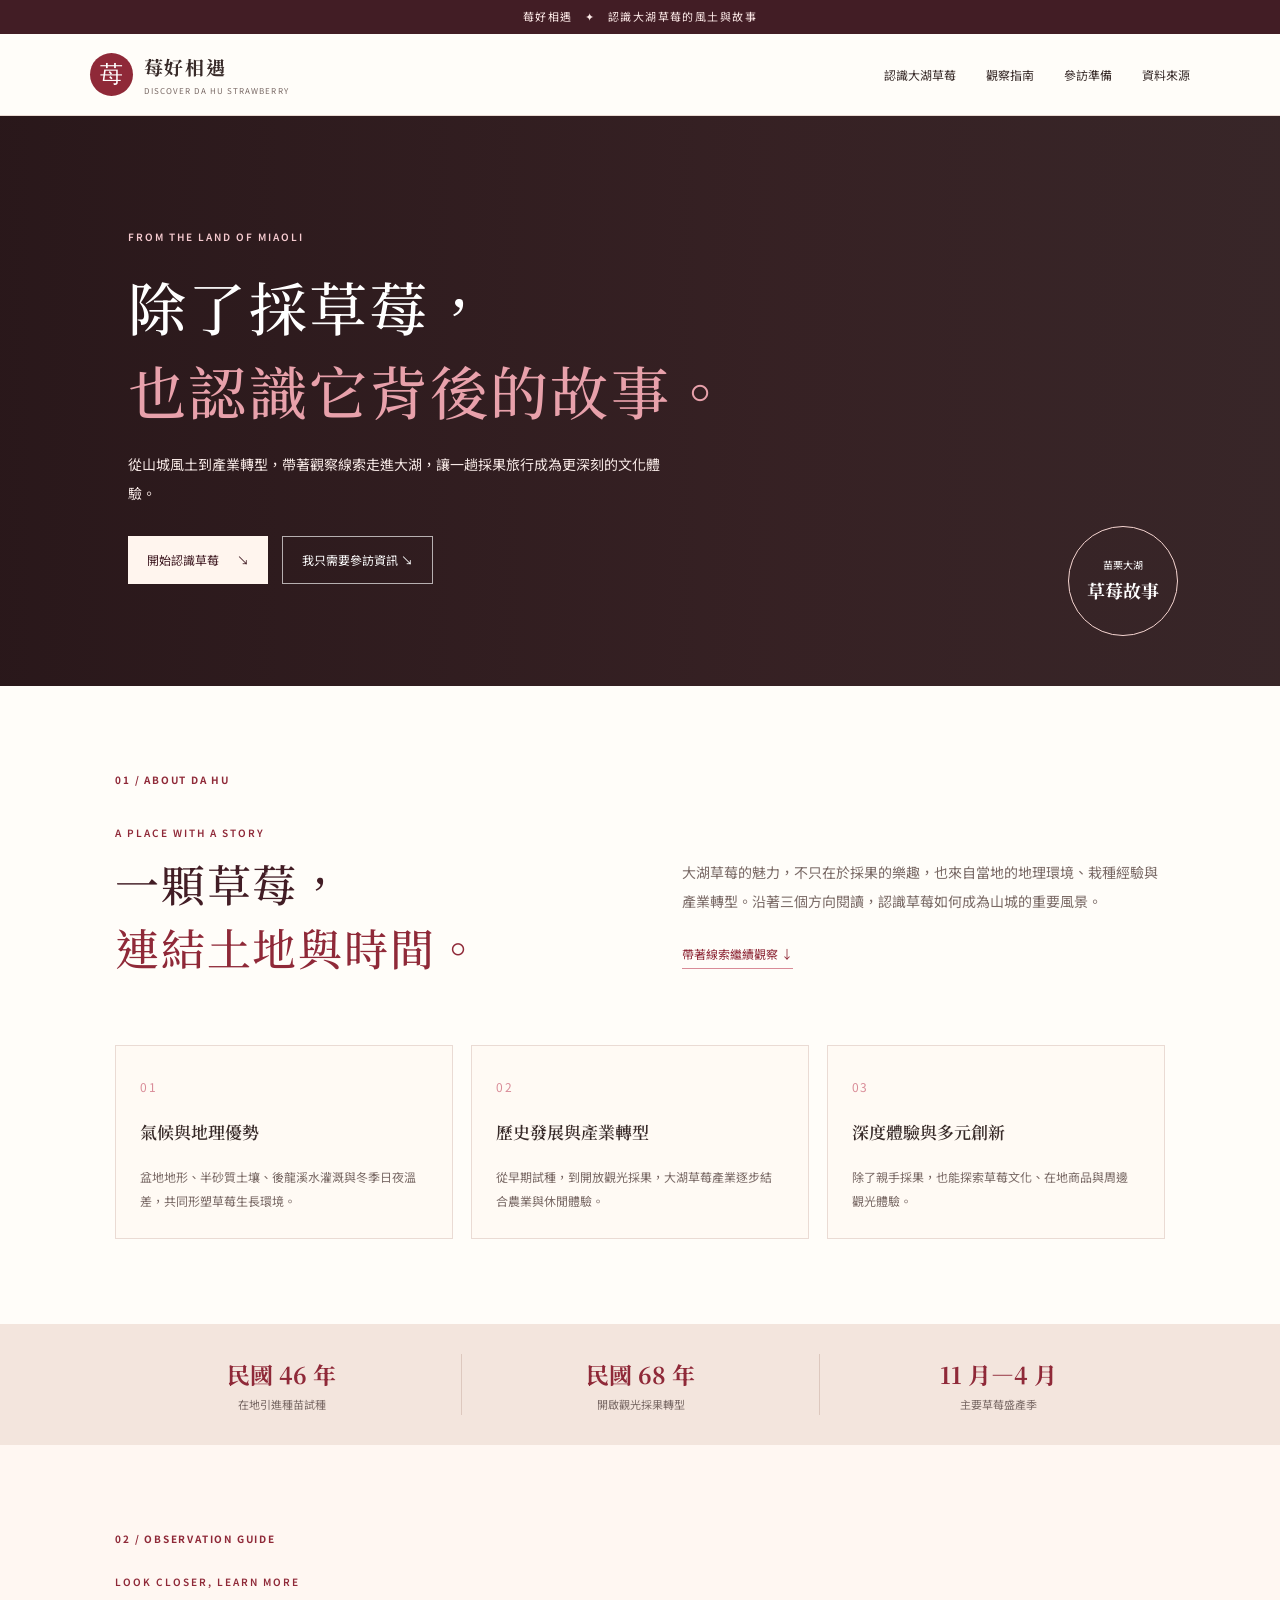
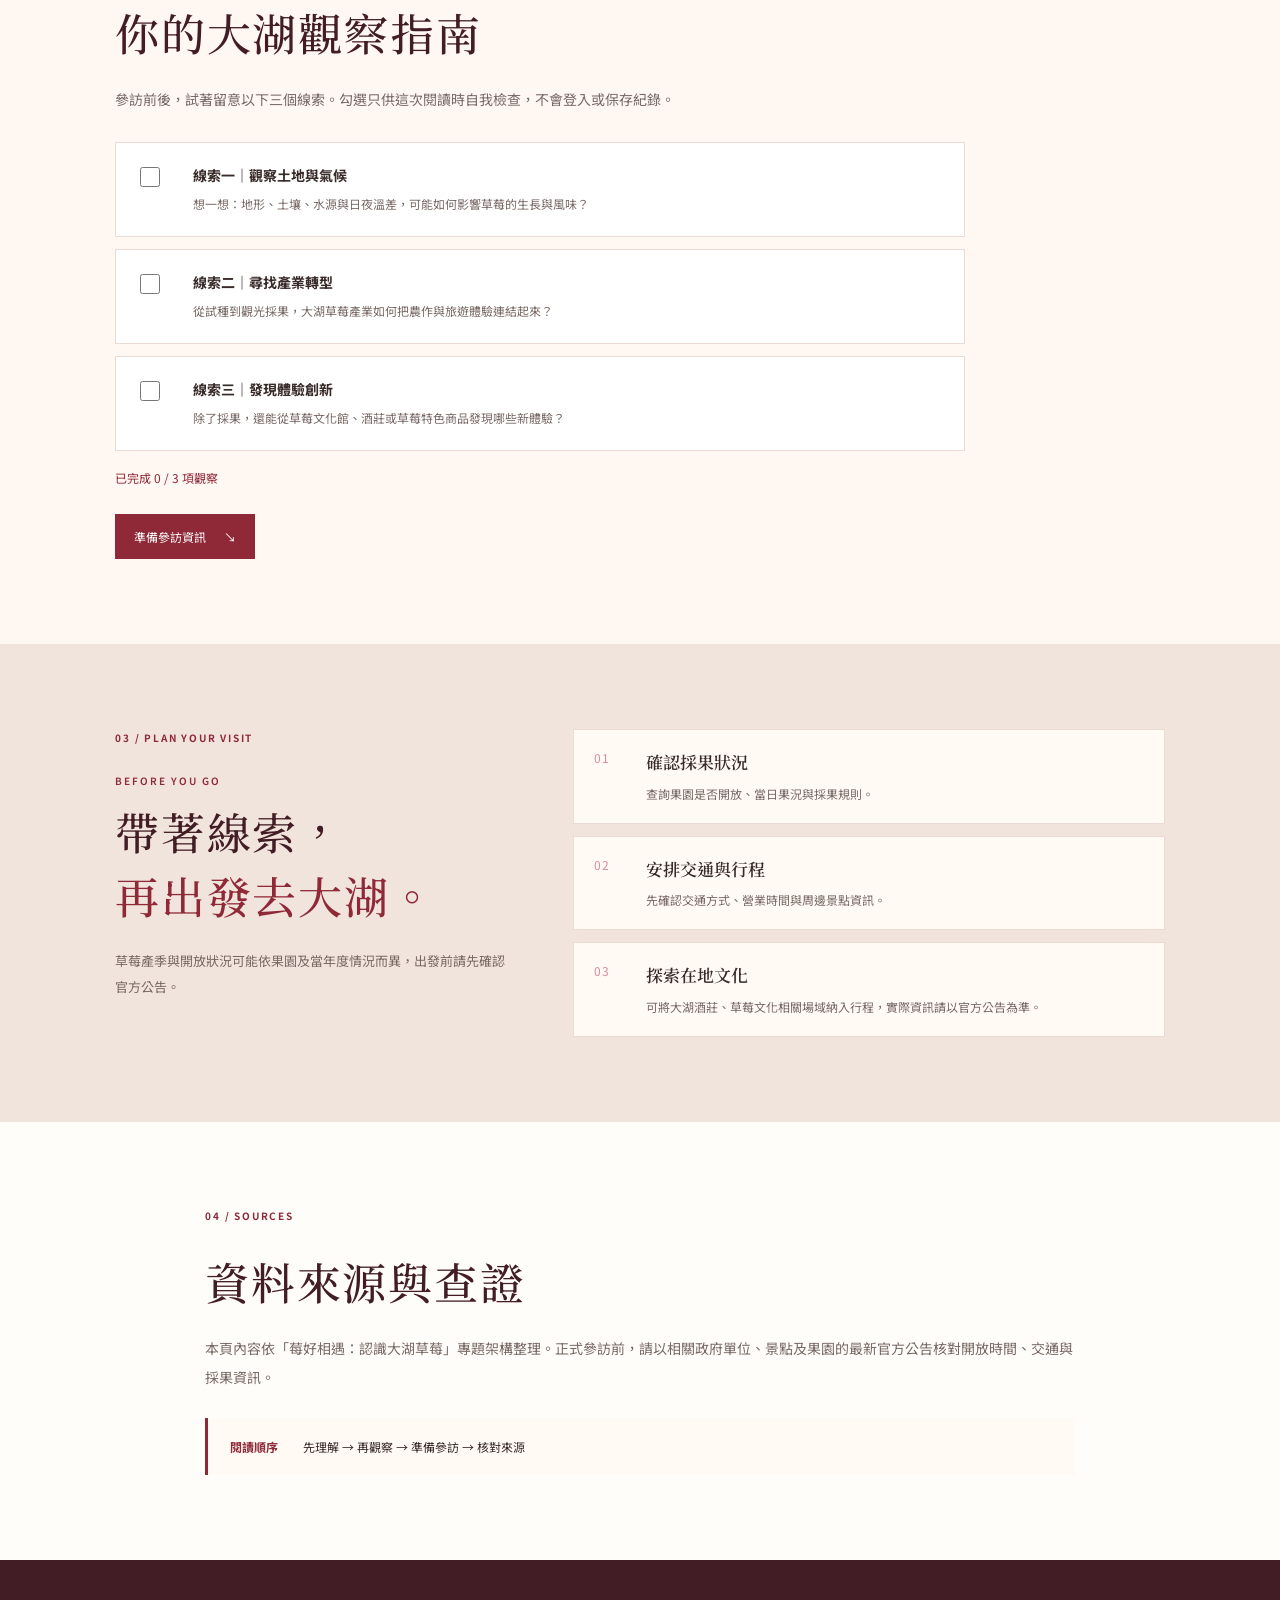
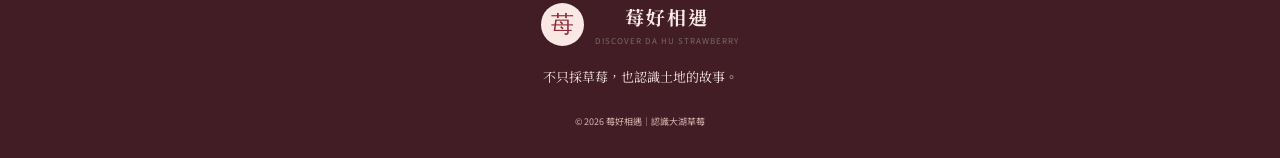
<file: website/index.html>
<!DOCTYPE html>
<html lang="zh-Hant">
<head>
<meta charset="UTF-8">
<meta name="viewport" content="width=device-width, initial-scale=1">
<meta name="description" content="莓好相遇：認識苗栗大湖草莓的氣候地理、產業歷史與深度體驗。">
<title>莓好相遇｜認識大湖草莓</title>
<link rel="stylesheet" href="styles.css">
</head>
<body>
<a class="skip-link" href="#main">跳至主要內容</a>
<div class="topline">莓好相遇　✦　認識大湖草莓的風土與故事</div>
<header class="header" id="home">
  <a class="brand" href="#home" aria-label="莓好相遇首頁"><span class="mark">苺</span><span><strong>莓好相遇</strong><small>DISCOVER DA HU STRAWBERRY</small></span></a>
  <button class="menu" id="menuToggle" aria-expanded="false" aria-controls="mainNav">☰ <span class="sr-only">開啟導覽選單</span></button>
  <nav id="mainNav" aria-label="主要導覽">
    <a href="#about">認識大湖草莓</a><a href="#observe">觀察指南</a><a href="#visit">參訪準備</a><a href="#sources">資料來源</a>
  </nav>
</header>
<main id="main">
<section class="hero">
  <div class="hero-bg" role="img" aria-label="草莓與自然田園的景象"></div><div class="hero-overlay"></div>
  <div class="hero-content"><p class="eyebrow">FROM THE LAND OF MIAOLI</p><h1>除了採草莓，<br><em>也認識它背後的故事。</em></h1>
  <p class="lead">從山城風土到產業轉型，帶著觀察線索走進大湖，讓一趟採果旅行成為更深刻的文化體驗。</p>
  <div class="actions"><a class="button primary" href="#about">開始認識草莓 <span>↘</span></a><a class="button ghost" href="#visit">我只需要參訪資訊 ↘</a></div></div>
  <div class="hero-badge">苗栗大湖<br><b>草莓故事</b></div>
</section>
<section class="section intro" id="about">
  <div class="label">01 / ABOUT DA HU</div><div class="two-col"><div><p class="eyebrow">A PLACE WITH A STORY</p><h2>一顆草莓，<br><em>連結土地與時間。</em></h2></div><div><p>大湖草莓的魅力，不只在於採果的樂趣，也來自當地的地理環境、栽種經驗與產業轉型。沿著三個方向閱讀，認識草莓如何成為山城的重要風景。</p><a class="inline-link" href="#observe">帶著線索繼續觀察 ↓</a></div></div>
  <div class="feature-grid">
    <article><span>01</span><h3>氣候與地理優勢</h3><p>盆地地形、半砂質土壤、後龍溪水灌溉與冬季日夜溫差，共同形塑草莓生長環境。</p></article>
    <article><span>02</span><h3>歷史發展與產業轉型</h3><p>從早期試種，到開放觀光採果，大湖草莓產業逐步結合農業與休閒體驗。</p></article>
    <article><span>03</span><h3>深度體驗與多元創新</h3><p>除了親手採果，也能探索草莓文化、在地商品與周邊觀光體驗。</p></article>
  </div>
</section>
<section class="facts"><div class="fact"><strong>民國 46 年</strong><span>在地引進種苗試種</span></div><div class="fact"><strong>民國 68 年</strong><span>開啟觀光採果轉型</span></div><div class="fact"><strong>11 月—4 月</strong><span>主要草莓盛產季</span></div></section>
<section class="section observe" id="observe">
  <div class="label">02 / OBSERVATION GUIDE</div><p class="eyebrow">LOOK CLOSER, LEARN MORE</p><h2>你的大湖觀察指南</h2><p class="section-lead">參訪前後，試著留意以下三個線索。勾選只供這次閱讀時自我檢查，不會登入或保存紀錄。</p>
  <div class="checklist">
    <label class="check-item"><input type="checkbox" name="observe" value="land"><span class="fake-check" aria-hidden="true"></span><span><b>線索一｜觀察土地與氣候</b><small>想一想：地形、土壤、水源與日夜溫差，可能如何影響草莓的生長與風味？</small></span></label>
    <label class="check-item"><input type="checkbox" name="observe" value="history"><span class="fake-check" aria-hidden="true"></span><span><b>線索二｜尋找產業轉型</b><small>從試種到觀光採果，大湖草莓產業如何把農作與旅遊體驗連結起來？</small></span></label>
    <label class="check-item"><input type="checkbox" name="observe" value="innovation"><span class="fake-check" aria-hidden="true"></span><span><b>線索三｜發現體驗創新</b><small>除了採果，還能從草莓文化館、酒莊或草莓特色商品發現哪些新體驗？</small></span></label>
  </div>
  <p class="progress" id="checkProgress" aria-live="polite">已完成 0 / 3 項觀察</p>
  <a class="button primary" href="#visit">準備參訪資訊 <span>↘</span></a>
</section>
<section class="visit" id="visit"><div class="visit-copy"><div class="label">03 / PLAN YOUR VISIT</div><p class="eyebrow">BEFORE YOU GO</p><h2>帶著線索，<br><em>再出發去大湖。</em></h2><p>草莓產季與開放狀況可能依果園及當年度情況而異，出發前請先確認官方公告。</p></div>
<div class="visit-cards"><article><span>01</span><h3>確認採果狀況</h3><p>查詢果園是否開放、當日果況與採果規則。</p></article><article><span>02</span><h3>安排交通與行程</h3><p>先確認交通方式、營業時間與周邊景點資訊。</p></article><article><span>03</span><h3>探索在地文化</h3><p>可將大湖酒莊、草莓文化相關場域納入行程，實際資訊請以官方公告為準。</p></article></div></section>
<section class="section sources" id="sources"><div class="label">04 / SOURCES</div><h2>資料來源與查證</h2><p>本頁內容依「莓好相遇：認識大湖草莓」專題架構整理。正式參訪前，請以相關政府單位、景點及果園的最新官方公告核對開放時間、交通與採果資訊。</p><div class="source-note"><b>閱讀順序</b><span>先理解 → 再觀察 → 準備參訪 → 核對來源</span></div></section>
</main>
<footer><a class="brand footer-brand" href="#home"><span class="mark">苺</span><span><strong>莓好相遇</strong><small>DISCOVER DA HU STRAWBERRY</small></span></a><p>不只採草莓，也認識土地的故事。</p><small>© 2026 莓好相遇｜認識大湖草莓</small></footer>
<script>
const toggle=document.getElementById('menuToggle');
const nav=document.getElementById('mainNav');
toggle.addEventListener('click',()=>{const open=nav.classList.toggle('open');toggle.setAttribute('aria-expanded',String(open));});
nav.querySelectorAll('a').forEach(a=>a.addEventListener('click',()=>{nav.classList.remove('open');toggle.setAttribute('aria-expanded','false');}));
const checks=[...document.querySelectorAll('input[name="observe"]')];
const progress=document.getElementById('checkProgress');
function updateProgress(){const count=checks.filter(c=>c.checked).length;progress.textContent=`已完成 ${count} / 3 項觀察`;}
checks.forEach(c=>c.addEventListener('change',updateProgress));
// Intentionally no localStorage: checks apply only to the current page view.
</script>
</body></html>
</file>
<file: website/styles.css>
@import url('https://fonts.googleapis.com/css2?family=Noto+Serif+TC:wght@400;500;600;700&family=Noto+Sans+TC:wght@400;500;600;700&display=swap');
:root{--berry:#8f2938;--dark:#421d25;--pink:#d98c98;--cream:#fffaf4;--paper:#fffdf9;--ink:#382b29;--muted:#796965;--line:#eadbd4}
*{box-sizing:border-box}html{scroll-behavior:smooth;scroll-padding-top:95px}body{margin:0;background:var(--paper);color:var(--ink);font-family:'Noto Sans TC',sans-serif;line-height:1.8}a{color:inherit;text-decoration:none}button,input{font:inherit}.skip-link{position:absolute;left:12px;top:-60px;z-index:200;background:#fff;color:#000;padding:10px 16px}.skip-link:focus{top:10px}.sr-only{position:absolute;width:1px;height:1px;padding:0;margin:-1px;overflow:hidden;clip:rect(0,0,0,0);white-space:nowrap;border:0}
:focus-visible{outline:3px solid #d45a6a!important;outline-offset:4px!important;box-shadow:0 0 0 5px #fff!important}.topline{background:var(--dark);color:#fce9e7;text-align:center;padding:7px 12px;font-size:11px;letter-spacing:.13em}.header{height:82px;display:flex;align-items:center;justify-content:space-between;padding:0 7%;background:var(--paper);position:sticky;top:0;z-index:20;border-bottom:1px solid var(--line)}.brand{display:flex;align-items:center;gap:11px}.mark{display:grid;place-items:center;width:43px;height:43px;border-radius:50%;background:var(--berry);color:white;font-family:serif;font-size:23px}.brand strong,.brand small{display:block}.brand strong{font-family:'Noto Serif TC',serif;font-size:19px;letter-spacing:.1em}.brand small{font-size:8px;letter-spacing:.13em;color:var(--muted)}nav{display:flex;align-items:center;gap:30px;font-size:12px}nav a:hover,.inline-link:hover{color:var(--berry)}.menu{display:none;background:none;border:1px solid var(--line);padding:6px 10px;color:var(--berry);cursor:pointer}
.hero{position:relative;min-height:570px;display:flex;align-items:center;overflow:hidden;background:#39282a;color:#fff}.hero-bg{position:absolute;inset:0;background-image:url('https://images.unsplash.com/photo-1464965911861-746a04b4bca6?auto=format&fit=crop&w=1900&q=85');background-size:cover;background-position:center 55%}.hero-overlay{position:absolute;inset:0;background:linear-gradient(90deg,rgba(38,20,23,.82),rgba(50,23,27,.42) 60%,rgba(45,20,24,.1))}.hero-content{position:relative;z-index:1;width:min(760px,82%);margin-left:10%;padding:70px 0}.eyebrow{font-size:10px;letter-spacing:.2em;color:var(--berry);font-weight:600}.hero .eyebrow{color:#f6cbd0}.hero h1,.section h2,.visit h2{font-family:'Noto Serif TC',serif;font-size:clamp(34px,5vw,58px);font-weight:500;line-height:1.45;letter-spacing:.04em;margin:18px 0}.hero h1 em,.section h2 em,.visit h2 em{font-style:normal;color:#e8a1ab}.lead{font-size:14px;line-height:2.1;color:#f7e9e6;max-width:540px}.actions{display:flex;gap:14px;flex-wrap:wrap;margin-top:28px}.button{display:inline-flex;align-items:center;gap:18px;padding:12px 19px;font-size:12px;transition:transform .2s,background .2s}.button:hover{transform:translateY(-2px)}.primary{background:var(--berry);color:white}.primary:hover{background:#6e1e2a}.hero .primary{background:#fff5ee;color:var(--dark)}.ghost{border:1px solid rgba(255,255,255,.65);color:white}.hero-badge{position:absolute;right:8%;bottom:50px;width:110px;height:110px;border:1px solid #f6d5d1;border-radius:50%;display:grid;align-content:center;text-align:center;font-size:10px;line-height:1.8;color:#fff}.hero-badge b{font-family:'Noto Serif TC',serif;font-size:18px}
.section{padding:85px 9%;}.label{font-size:10px;letter-spacing:.18em;color:var(--berry);font-weight:700;margin-bottom:25px}.two-col{display:grid;grid-template-columns:1fr 1fr;gap:8%;align-items:center}.section h2,.visit h2{font-size:clamp(30px,4vw,44px);color:var(--dark);margin:10px 0 20px}.section h2 em,.visit h2 em{color:var(--berry)}.two-col p:not(.eyebrow),.section-lead,.sources>p{font-size:14px;color:var(--muted);line-height:2.1}.inline-link{display:inline-block;margin-top:12px;color:var(--berry);border-bottom:1px solid var(--pink);font-size:12px;padding-bottom:4px}.feature-grid{display:grid;grid-template-columns:repeat(3,1fr);gap:18px;margin-top:46px}.feature-grid article,.visit-cards article{background:var(--cream);padding:25px 24px;border:1px solid var(--line)}.feature-grid article>span,.visit-cards article>span{color:var(--pink);font-size:12px;letter-spacing:.12em}.feature-grid h3,.visit-cards h3{font-family:'Noto Serif TC',serif;font-weight:600;font-size:17px}.feature-grid p,.visit-cards p{font-size:12px;line-height:2;color:var(--muted);margin-bottom:0}.facts{display:grid;grid-template-columns:repeat(3,1fr);background:#f3e5dd;padding:30px 8%;text-align:center}.fact+ .fact{border-left:1px solid #ddc8be}.fact strong,.fact span{display:block}.fact strong{font-family:'Noto Serif TC',serif;font-size:23px;color:var(--berry)}.fact span{font-size:11px;color:var(--muted)}
.observe{background:#fff7f2}.section-lead{max-width:680px}.checklist{max-width:850px;margin:28px 0 16px;display:grid;gap:12px}.check-item{display:flex;align-items:flex-start;gap:15px;padding:20px;background:white;border:1px solid var(--line);cursor:pointer;transition:border .2s}.check-item:has(input:checked){border-color:var(--berry);background:#fffafb}.check-item input{width:20px;height:20px;accent-color:var(--berry);flex-shrink:0;margin-top:4px;cursor:pointer}.check-item b,.check-item small{display:block}.check-item b{font-size:14px}.check-item small{font-size:12px;line-height:1.9;color:var(--muted);margin-top:5px}.progress{font-size:12px;color:var(--berry);margin:16px 0 25px}.visit{display:grid;grid-template-columns:.8fr 1.2fr;gap:6%;padding:85px 9%;background:#f1e4dc}.visit-copy>p:not(.eyebrow){font-size:13px;color:var(--muted);line-height:2}.visit-cards{display:grid;gap:12px;align-content:center}.visit-cards article{display:grid;grid-template-columns:42px 1fr;column-gap:10px;padding:17px 20px}.visit-cards article>span{grid-row:span 2}.visit-cards h3{margin:0 0 4px}.visit-cards p{margin:0}.sources{max-width:1100px;margin:auto}.source-note{display:flex;gap:25px;flex-wrap:wrap;background:var(--cream);border-left:3px solid var(--berry);padding:18px 22px;margin-top:25px;font-size:12px}.source-note b{color:var(--berry)}footer{text-align:center;padding:40px 20px 25px;background:var(--dark);color:#f9e8e4}.footer-brand{justify-content:center}.footer-brand .mark{background:#f9e8e4;color:var(--berry)}footer p{font-family:'Noto Serif TC',serif;font-size:13px;margin:16px 0}footer>small{font-size:9px;color:#d5b7b3}
@media(max-width:700px){.header{height:70px;padding:0 5%}.brand strong{font-size:16px}.mark{width:37px;height:37px}.menu{display:block}nav{display:none;position:absolute;left:0;right:0;top:70px;background:var(--paper);padding:14px 6% 22px;flex-direction:column;align-items:stretch;gap:0;border-bottom:1px solid var(--line)}nav.open{display:flex}nav a{padding:12px 0}.hero{min-height:620px;align-items:flex-end}.hero-bg{background-position:58% center}.hero-overlay{background:linear-gradient(0deg,rgba(35,18,21,.88),rgba(35,18,21,.2) 100%)}.hero-content{width:88%;margin:0 auto;padding:80px 0 90px}.hero h1{font-size:clamp(30px,8.6vw,42px)}.lead{font-size:12px}.hero-badge{right:6%;top:20px;bottom:auto;width:78px;height:78px;font-size:8px}.hero-badge b{font-size:14px}.section{padding:60px 6%}.two-col{grid-template-columns:1fr;gap:10px}.section h2,.visit h2{font-size:32px}.feature-grid{grid-template-columns:1fr;margin-top:30px}.feature-grid article{padding:20px}.facts{padding:25px 4%;gap:6px}.fact strong{font-size:17px}.fact span{font-size:9px}.visit{grid-template-columns:1fr;padding:60px 6%;gap:25px}.visit-cards article{padding:15px}.source-note{gap:6px;flex-direction:column}.actions{align-items:stretch;flex-direction:column}.button{justify-content:space-between}.check-item{padding:16px 13px;gap:11px}.check-item b{font-size:13px}.check-item small{font-size:11px}}
@media(prefers-reduced-motion:reduce){html{scroll-behavior:auto}*,*::before,*::after{transition:none!important;animation:none!important}}
</file>
